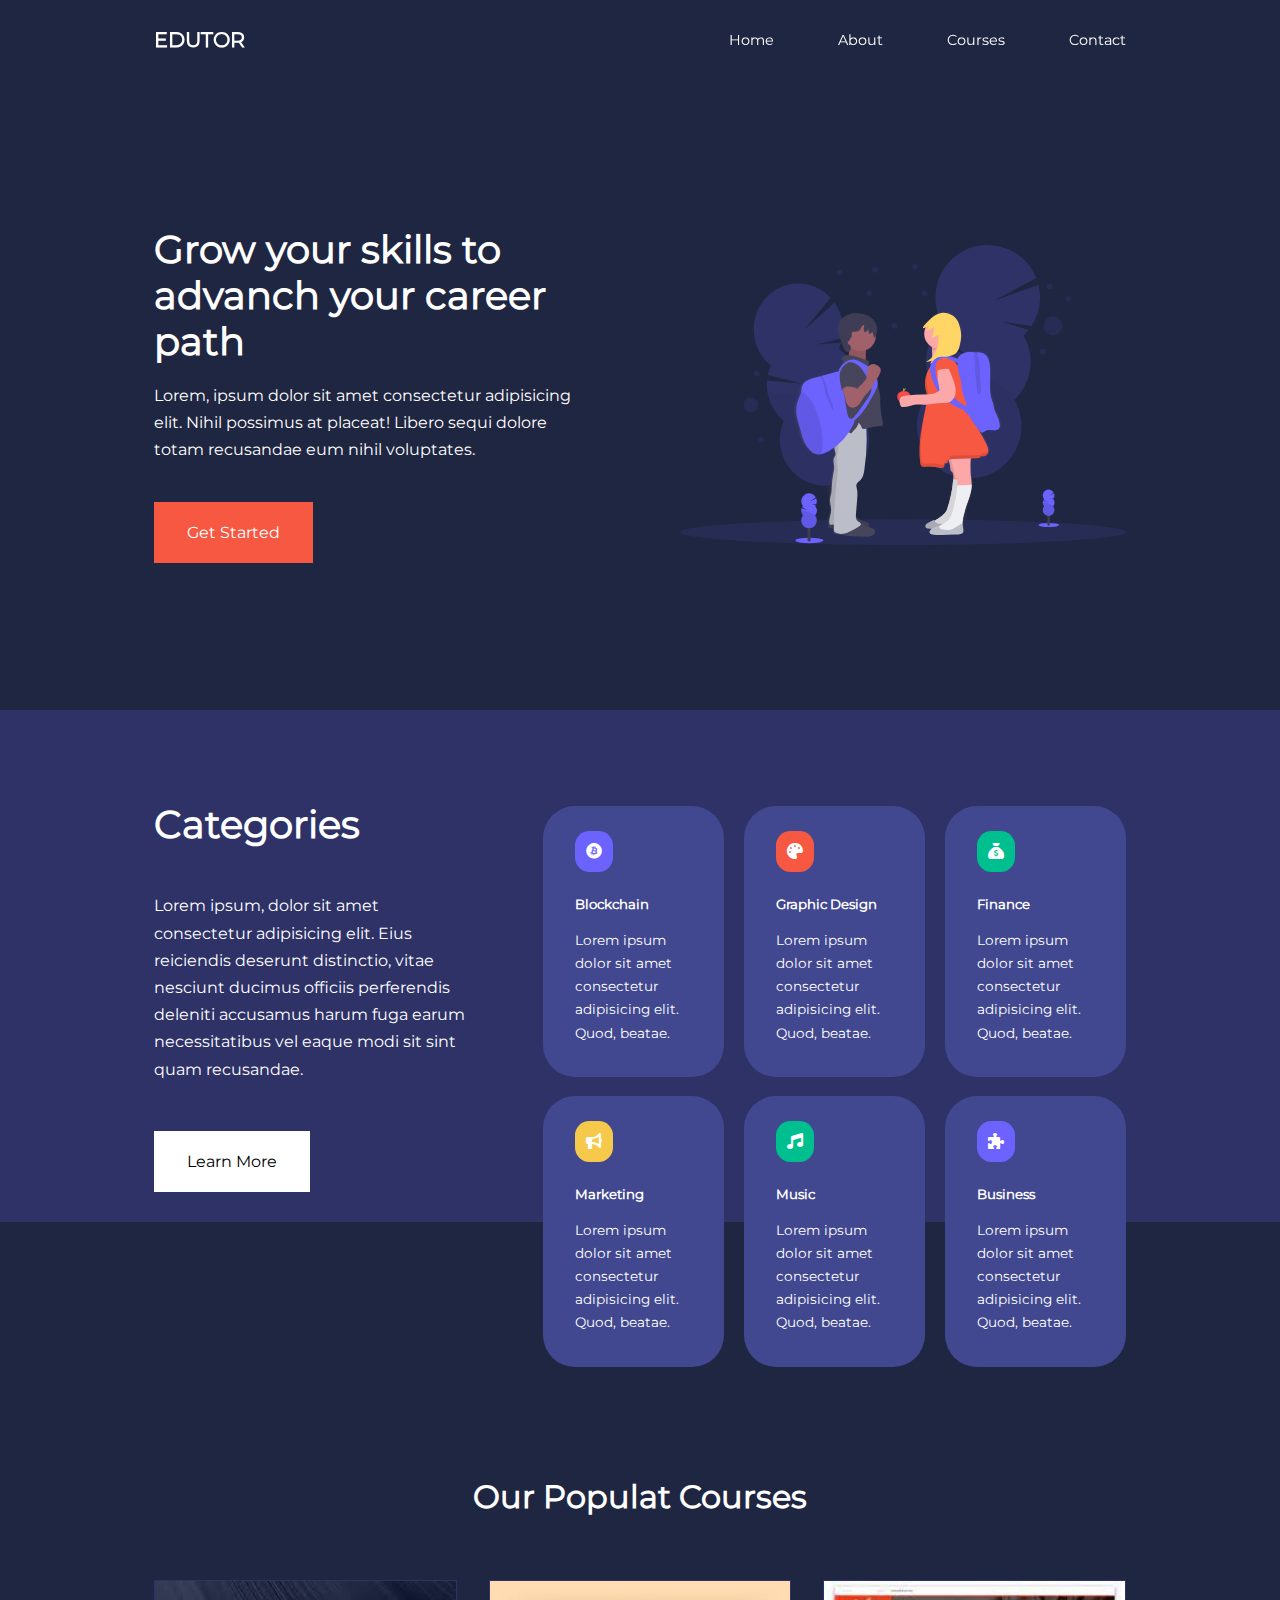
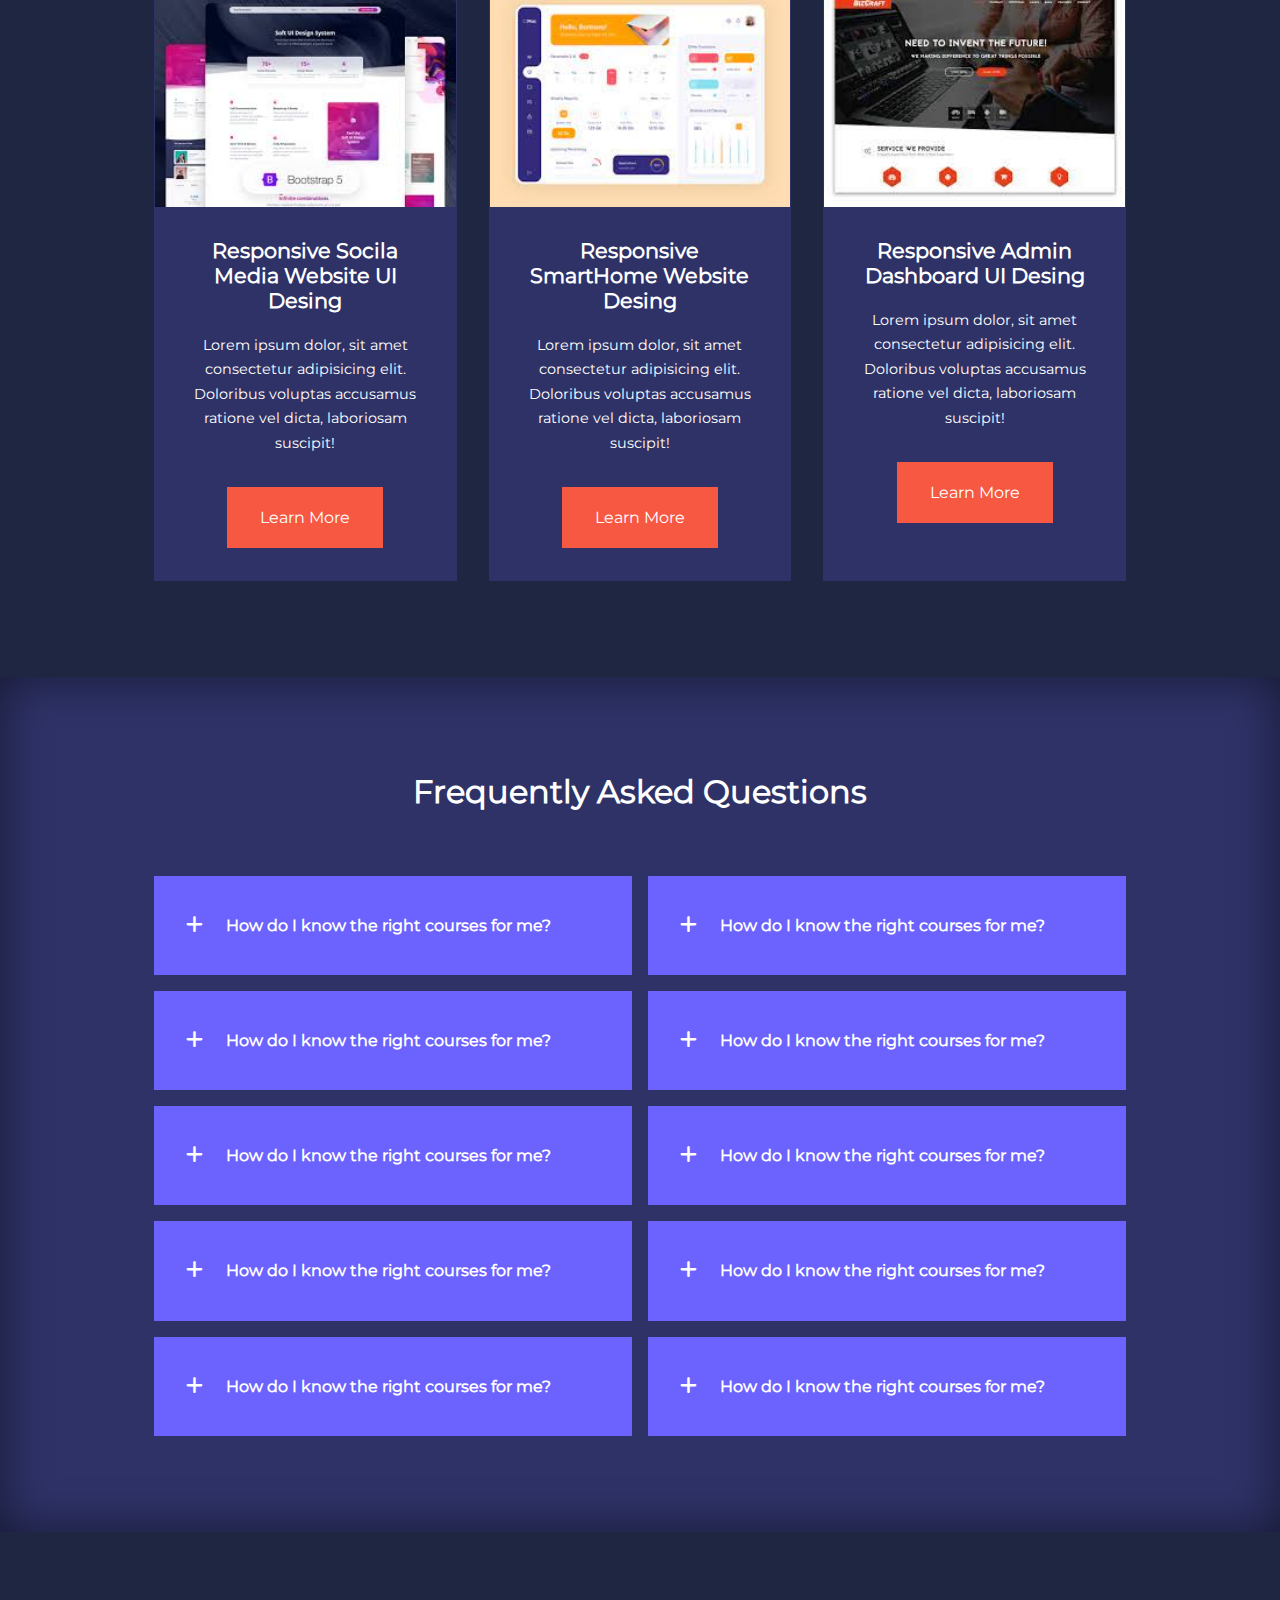
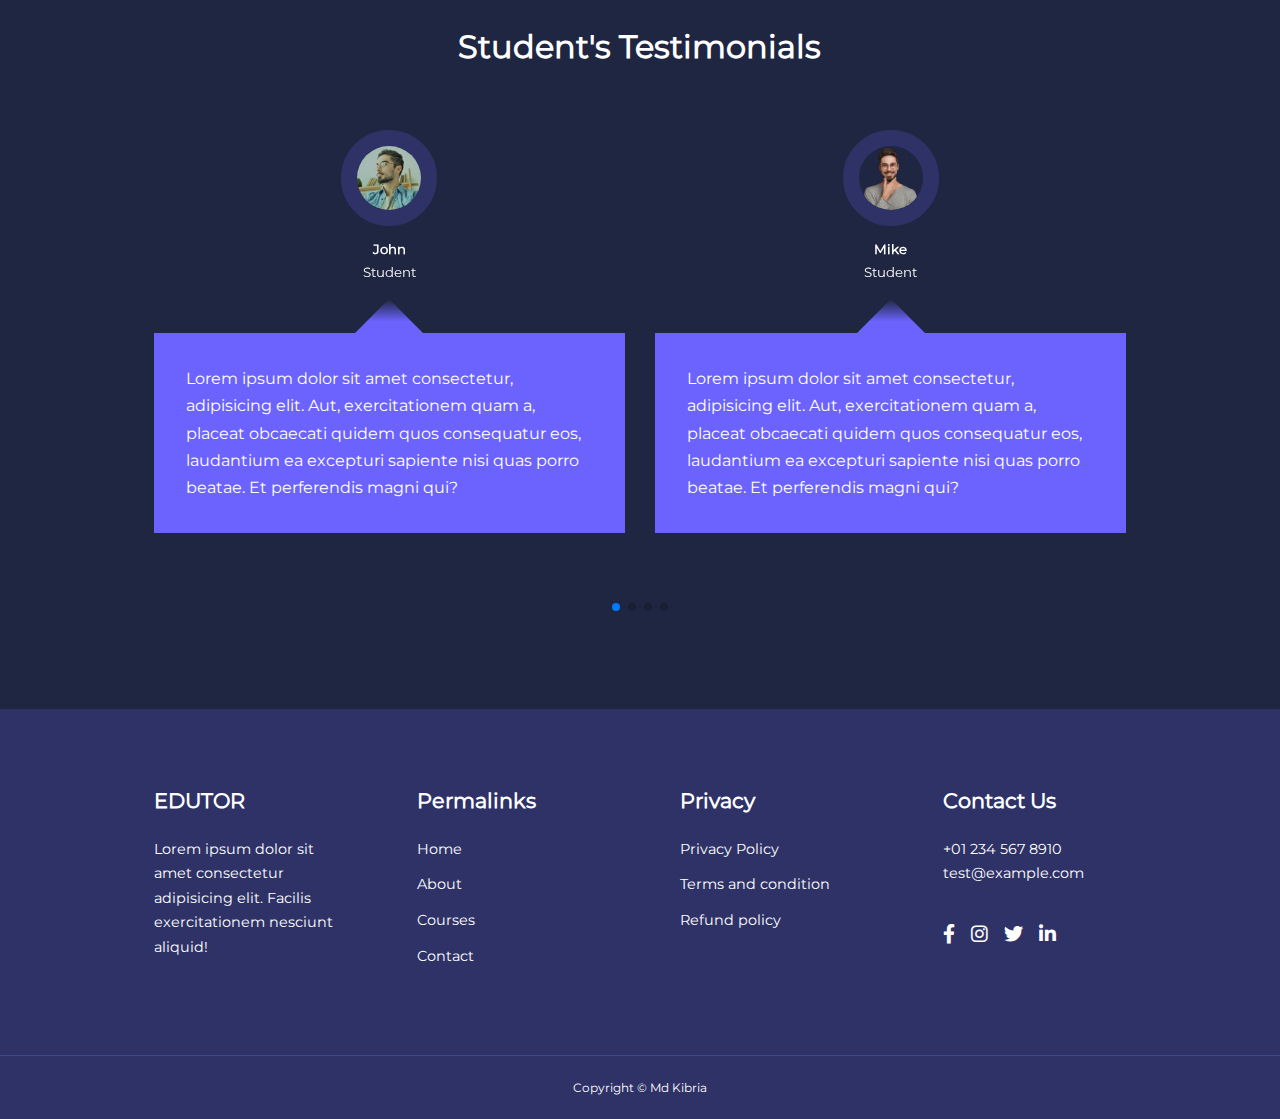
<file: index.html>
<!DOCTYPE html>
<html lang="en">
<head>
    <meta charset="UTF-8">
    <meta http-equiv="X-UA-Compatible" content="IE=edge">
    <meta name="viewport" content="width=device-width, initial-scale=1.0">
    <title>Responsive Multipage Education Website Using HTML, CSS & JavaSceipt</title>

    <link rel="stylesheet" href="./css/style.css">
    <link rel="stylesheet" href="./css/all.min.css">
    <link rel="stylesheet" href="./css/swiper-bundle.min.css">
</head>
<body>

    <!-- ================== NAVBAR ================== -->

    <nav>
        <div class="container nav__container">
            <a href="index.html"><h4>EDUTOR</h4></a>
            <ul class="nav__menu">
                <li><a href="index.html">Home</a></li>
                <li><a href="about.html">About</a></li>
                <li><a href="courses.html">Courses</a></li>
                <li><a href="contact.html">Contact</a></li>
            </ul>
            <button id="open-menu-btn"><i class="fa-solid fa-bars"></i></button>
            <button id="close-menu-btn"><i class="fa-solid fa-close"></i></button>
        </div>
    </nav>
    <!-- ================== END OF NAVBAR ================== -->
    
    
    <!-- ================== HEADER ================== -->
    <header>
        <div class="container header__container">
            <div class="header__left">
                <h1>Grow your skills to advanch your career path</h1>
                <p>
                    Lorem, ipsum dolor sit amet consectetur adipisicing elit. Nihil possimus at placeat! Libero sequi dolore totam recusandae eum nihil voluptates.
                </p>
                <a href="courses.html" class="btn btn-primary">Get Started</a>
            </div>
            <div class="header__right">
                <div class="header__right-image">
                    <img src="./images/header.svg" alt="">
                </div>
            </div>
        </div>
    </header>

    <!-- ================== END OF HEADER ================== -->
    <!-- ================== CATEGORY ================== -->
    <section class="categories">
        <div class="container categories__container">
            <div class="categories__left">
                <h1>Categories</h1>
                <p>
                    Lorem ipsum, dolor sit amet consectetur adipisicing elit. Eius reiciendis deserunt distinctio, vitae nesciunt ducimus officiis perferendis deleniti accusamus harum fuga earum necessitatibus vel eaque modi sit sint quam recusandae.
                </p>
                <a href="#" class="btn">Learn More</a>
            </div>
            <div class="categories__right">
                <article class="category">
                    <span class="category__icon"><i class="fa-brands fa-bitcoin"></i></span>
                    <h5>Blockchain</h5>
                    <p>Lorem ipsum dolor sit amet consectetur adipisicing elit. Quod, beatae.</p>
                </article>
                
                <article class="category">
                    <span class="category__icon"><i class="fa-solid fa-palette"></i></span>
                    <h5>Graphic Design</h5>
                    <p>Lorem ipsum dolor sit amet consectetur adipisicing elit. Quod, beatae.</p>
                </article>
                
                <article class="category">
                    <span class="category__icon"><i class="fa-solid fa-sack-dollar"></i></span>
                    <h5>Finance</h5>
                    <p>Lorem ipsum dolor sit amet consectetur adipisicing elit. Quod, beatae.</p>
                </article>
                
                <article class="category">
                    <span class="category__icon"><i class="fa-solid fa-bullhorn"></i></span>
                    <h5>Marketing</h5>
                    <p>Lorem ipsum dolor sit amet consectetur adipisicing elit. Quod, beatae.</p>
                </article>
                
                <article class="category">
                    <span class="category__icon"><i class="fa-solid fa-music"></i></span>
                    <h5>Music</h5>
                    <p>Lorem ipsum dolor sit amet consectetur adipisicing elit. Quod, beatae.</p>
                </article>
                
                <article class="category">
                    <span class="category__icon"><i class="fa-solid fa-puzzle-piece"></i></span>
                    <h5>Business</h5>
                    <p>Lorem ipsum dolor sit amet consectetur adipisicing elit. Quod, beatae.</p>
                </article>
                
            </div>
        </div>
    </section>
    <!-- ================== END OF CATEGORY ================== -->


    <!-- ================== COURSES ================== -->
    <section class="courses">
        <h2>Our Populat Courses</h2>
        <div class="container courses__container">
            <article class="course">
                <div class="course__image">
                    <img src="./images/ss1.jpg" alt="">
                </div>
                <div class="course__info">
                    <h4>Responsive Socila Media Website UI Desing</h4>
                    <p>
                        Lorem ipsum dolor, sit amet consectetur adipisicing elit. Doloribus voluptas accusamus ratione vel dicta, laboriosam suscipit!
                    </p>
                    <a href="courses.html" class="btn btn-primary">Learn More</a>
                </div>
            </article>
            
            <article class="course">
                <div class="course__image">
                    <img src="./images/ss2.jpg" alt="">
                </div>
                <div class="course__info">
                    <h4>Responsive SmartHome Website Desing</h4>
                    <p>
                        Lorem ipsum dolor, sit amet consectetur adipisicing elit. Doloribus voluptas accusamus ratione vel dicta, laboriosam suscipit!
                    </p>
                    <a href="courses.html" class="btn btn-primary">Learn More</a>
                </div>
            </article>
            
            <article class="course">
                <div class="course__image">
                    <img src="./images/ss3.jpg" alt="">
                </div>
                <div class="course__info">
                    <h4>Responsive Admin Dashboard UI Desing</h4>
                    <p>
                        Lorem ipsum dolor, sit amet consectetur adipisicing elit. Doloribus voluptas accusamus ratione vel dicta, laboriosam suscipit!
                    </p>
                    <a href="courses.html" class="btn btn-primary">Learn More</a>
                </div>
            </article>

        </div>
    </section>
    <!-- ================== END OF COURSES ================== -->
    
    <!-- ================== FAQs ================== -->
    <section class="faqs">
        <h2>Frequently Asked Questions</h2>
        <div class="container faqs__container">
            <article class="faq">
                <div class="faq__icon">
                    <i class="fa-solid fa-plus"></i>
                </div>
                <div class="question__answer">
                    <h4>How do I know the right courses for me?</h4>
                    <p>
                        Lorem ipsum dolor sit amet consectetur adipisicing elit. Neque, rem ipsa tempore eum expedita qui quia. Vel temporibus, voluptate, quos praesentium, est tempore magni distinctio suscipit quisquam iusto itaque nemo?
                    </p>
                </div>
            </article>
            
            <article class="faq">
                <div class="faq__icon">
                    <i class="fa-solid fa-plus"></i>
                </div>
                <div class="question__answer">
                    <h4>How do I know the right courses for me?</h4>
                    <p>
                        Lorem ipsum dolor sit amet consectetur adipisicing elit. Neque, rem ipsa tempore eum expedita qui quia. Vel temporibus, voluptate, quos praesentium, est tempore magni distinctio suscipit quisquam iusto itaque nemo?
                    </p>
                </div>
            </article>

            <article class="faq">
                <div class="faq__icon">
                    <i class="fa-solid fa-plus"></i>
                </div>
                <div class="question__answer">
                    <h4>How do I know the right courses for me?</h4>
                    <p>
                        Lorem ipsum dolor sit amet consectetur adipisicing elit. Neque, rem ipsa tempore eum expedita qui quia. Vel temporibus, voluptate, quos praesentium, est tempore magni distinctio suscipit quisquam iusto itaque nemo?
                    </p>
                </div>
            </article>

            <article class="faq">
                <div class="faq__icon">
                    <i class="fa-solid fa-plus"></i>
                </div>
                <div class="question__answer">
                    <h4>How do I know the right courses for me?</h4>
                    <p>
                        Lorem ipsum dolor sit amet consectetur adipisicing elit. Neque, rem ipsa tempore eum expedita qui quia. Vel temporibus, voluptate, quos praesentium, est tempore magni distinctio suscipit quisquam iusto itaque nemo?
                    </p>
                </div>
            </article>

            <article class="faq">
                <div class="faq__icon">
                    <i class="fa-solid fa-plus"></i>
                </div>
                <div class="question__answer">
                    <h4>How do I know the right courses for me?</h4>
                    <p>
                        Lorem ipsum dolor sit amet consectetur adipisicing elit. Neque, rem ipsa tempore eum expedita qui quia. Vel temporibus, voluptate, quos praesentium, est tempore magni distinctio suscipit quisquam iusto itaque nemo?
                    </p>
                </div>
            </article>

            <article class="faq">
                <div class="faq__icon">
                    <i class="fa-solid fa-plus"></i>
                </div>
                <div class="question__answer">
                    <h4>How do I know the right courses for me?</h4>
                    <p>
                        Lorem ipsum dolor sit amet consectetur adipisicing elit. Neque, rem ipsa tempore eum expedita qui quia. Vel temporibus, voluptate, quos praesentium, est tempore magni distinctio suscipit quisquam iusto itaque nemo?
                    </p>
                </div>
            </article>

            <article class="faq">
                <div class="faq__icon">
                    <i class="fa-solid fa-plus"></i>
                </div>
                <div class="question__answer">
                    <h4>How do I know the right courses for me?</h4>
                    <p>
                        Lorem ipsum dolor sit amet consectetur adipisicing elit. Neque, rem ipsa tempore eum expedita qui quia. Vel temporibus, voluptate, quos praesentium, est tempore magni distinctio suscipit quisquam iusto itaque nemo?
                    </p>
                </div>
            </article>

            <article class="faq">
                <div class="faq__icon">
                    <i class="fa-solid fa-plus"></i>
                </div>
                <div class="question__answer">
                    <h4>How do I know the right courses for me?</h4>
                    <p>
                        Lorem ipsum dolor sit amet consectetur adipisicing elit. Neque, rem ipsa tempore eum expedita qui quia. Vel temporibus, voluptate, quos praesentium, est tempore magni distinctio suscipit quisquam iusto itaque nemo?
                    </p>
                </div>
            </article>

            <article class="faq">
                <div class="faq__icon">
                    <i class="fa-solid fa-plus"></i>
                </div>
                <div class="question__answer">
                    <h4>How do I know the right courses for me?</h4>
                    <p>
                        Lorem ipsum dolor sit amet consectetur adipisicing elit. Neque, rem ipsa tempore eum expedita qui quia. Vel temporibus, voluptate, quos praesentium, est tempore magni distinctio suscipit quisquam iusto itaque nemo?
                    </p>
                </div>
            </article>
            
            <article class="faq">
                <div class="faq__icon">
                    <i class="fa-solid fa-plus"></i>
                </div>
                <div class="question__answer">
                    <h4>How do I know the right courses for me?</h4>
                    <p>
                        Lorem ipsum dolor sit amet consectetur adipisicing elit. Neque, rem ipsa tempore eum expedita qui quia. Vel temporibus, voluptate, quos praesentium, est tempore magni distinctio suscipit quisquam iusto itaque nemo?
                    </p>
                </div>
            </article>

        </div>
    </section>
    <!-- ================== END OF FAQs ================== -->
    
    <!-- ================== TESTIMONIALS ================== -->
    <section class="container testimonials__container mySwiper">
        <h2>Student's Testimonials</h2>
        <div class="swiper-wrapper">
            <article class="testimonial swiper-slide">
                <div class="avatar">
                    <img src="./images/face-1.jpg" alt="">
                </div>
                <div class="testimonial__info">
                    <h5>John</h5>
                    <small>Student</small>
                </div>
                <div class="testimonial__body">
                    <p>
                        Lorem ipsum dolor sit amet consectetur, adipisicing elit. Aut, exercitationem quam a, placeat obcaecati quidem quos consequatur eos, laudantium ea excepturi sapiente nisi quas porro beatae. Et perferendis magni qui?
                    </p>
                </div>
            </article>
            
            <article class="testimonial swiper-slide">
                <div class="avatar">
                    <img src="./images/face-2.jpg" alt="">
                </div>
                <div class="testimonial__info">
                    <h5>Mike</h5>
                    <small>Student</small>
                </div>
                <div class="testimonial__body">
                    <p>
                        Lorem ipsum dolor sit amet consectetur, adipisicing elit. Aut, exercitationem quam a, placeat obcaecati quidem quos consequatur eos, laudantium ea excepturi sapiente nisi quas porro beatae. Et perferendis magni qui?
                    </p>
                </div>
            </article>

            <article class="testimonial swiper-slide">
                <div class="avatar">
                    <img src="./images/face-3.jpg" alt="">
                </div>
                <div class="testimonial__info">
                    <h5>Mack</h5>
                    <small>Student</small>
                </div>
                <div class="testimonial__body">
                    <p>
                        Lorem ipsum dolor sit amet consectetur, adipisicing elit. Aut, exercitationem quam a, placeat obcaecati quidem quos consequatur eos, laudantium ea excepturi sapiente nisi quas porro beatae. Et perferendis magni qui?
                    </p>
                </div>
            </article>

            <article class="testimonial swiper-slide">
                <div class="avatar">
                    <img src="./images/face-4.jpg" alt="">
                </div>
                <div class="testimonial__info">
                    <h5>Joe</h5>
                    <small>Student</small>
                </div>
                <div class="testimonial__body">
                    <p>
                        Lorem ipsum dolor sit amet consectetur, adipisicing elit. Aut, exercitationem quam a, placeat obcaecati quidem quos consequatur eos, laudantium ea excepturi sapiente nisi quas porro beatae. Et perferendis magni qui?
                    </p>
                </div>
            </article>
            
            <article class="testimonial swiper-slide">
                <div class="avatar">
                    <img src="./images/face-1.jpg" alt="">
                </div>
                <div class="testimonial__info">
                    <h5>John Doe</h5>
                    <small>Student</small>
                </div>
                <div class="testimonial__body">
                    <p>
                        Lorem ipsum dolor sit amet consectetur, adipisicing elit. Aut, exercitationem quam a, placeat obcaecati quidem quos consequatur eos, laudantium ea excepturi sapiente nisi quas porro beatae. Et perferendis magni qui?
                    </p>
                </div>
            </article>
        </div>
        <div class="swiper-pagination"></div>
    </section>
    <!-- ================== END OF TESTIMONIALS ================== -->

    <!-- ================== FOOTER ================== -->
    <footer>
        <div class="container footer__container">
            <div class="footer__1">
                <a href="index.html" class="footer__logo"><h4>EDUTOR</h4></a>
                <p>
                    Lorem ipsum dolor sit amet consectetur adipisicing elit. Facilis exercitationem nesciunt aliquid!
                </p>
            </div>

            <div class="footer__2">
                <h4>Permalinks</h4>
                <ul class="permalinks">
                    <li><a href="index.html">Home</a></li>
                    <li><a href="about.html">About</a></li>
                    <li><a href="courses.html">Courses</a></li>
                    <li><a href="contact.html">Contact</a></li>
                </ul>
            </div>
            
            <div class="footer__3">
                <h4>Privacy</h4>
                <ul class="privacy">
                    <li><a href="#">Privacy Policy</a></li>
                    <li><a href="#">Terms and condition</a></li>
                    <li><a href="#">Refund policy</a></li>
                </ul>
            </div>

            <div class="footer__4">
                <h4>Contact Us</h4>
                <div>
                    <p>+01 234 567 8910</p>
                    <p>test@example.com</p>
                </div>

                <ul class="footer__socials">
                    <li>
                        <a href="#"><i class="fa-brands fa-facebook-f"></i></a>
                    </li>
                    <li>
                        <a href="#"><i class="fa-brands fa-instagram"></i></a>
                    </li>
                    <li>
                        <a href="#"><i class="fa-brands fa-twitter"></i></a>
                    </li>
                    <li>
                        <a href="#"><i class="fa-brands fa-linkedin-in"></i></a>
                    </li>
                </ul>
            </div>

        </div>
        <div class="footer__copyright">
            <small>Copyright &copy; Md Kibria</small>
        </div>
    </footer>
    <!-- ================== END OF FOOTER ================== -->
    

    <script src="./js/swiper-bundle.min.js"></script>
    <script src="./main.js"></script>

    <script>
        var swiper = new Swiper(".mySwiper", {
            slidesPerView: 1,
            spaceBetween: 30,
            pagination: {
                el: ".swiper-pagination",
                clickable: true
            },
            // whene window width is >= 600px
            breakpoints: {
                600: {
                    slidesPerView: 2,
                }
            }
        })
    </script>
</body>
</html>
</file>
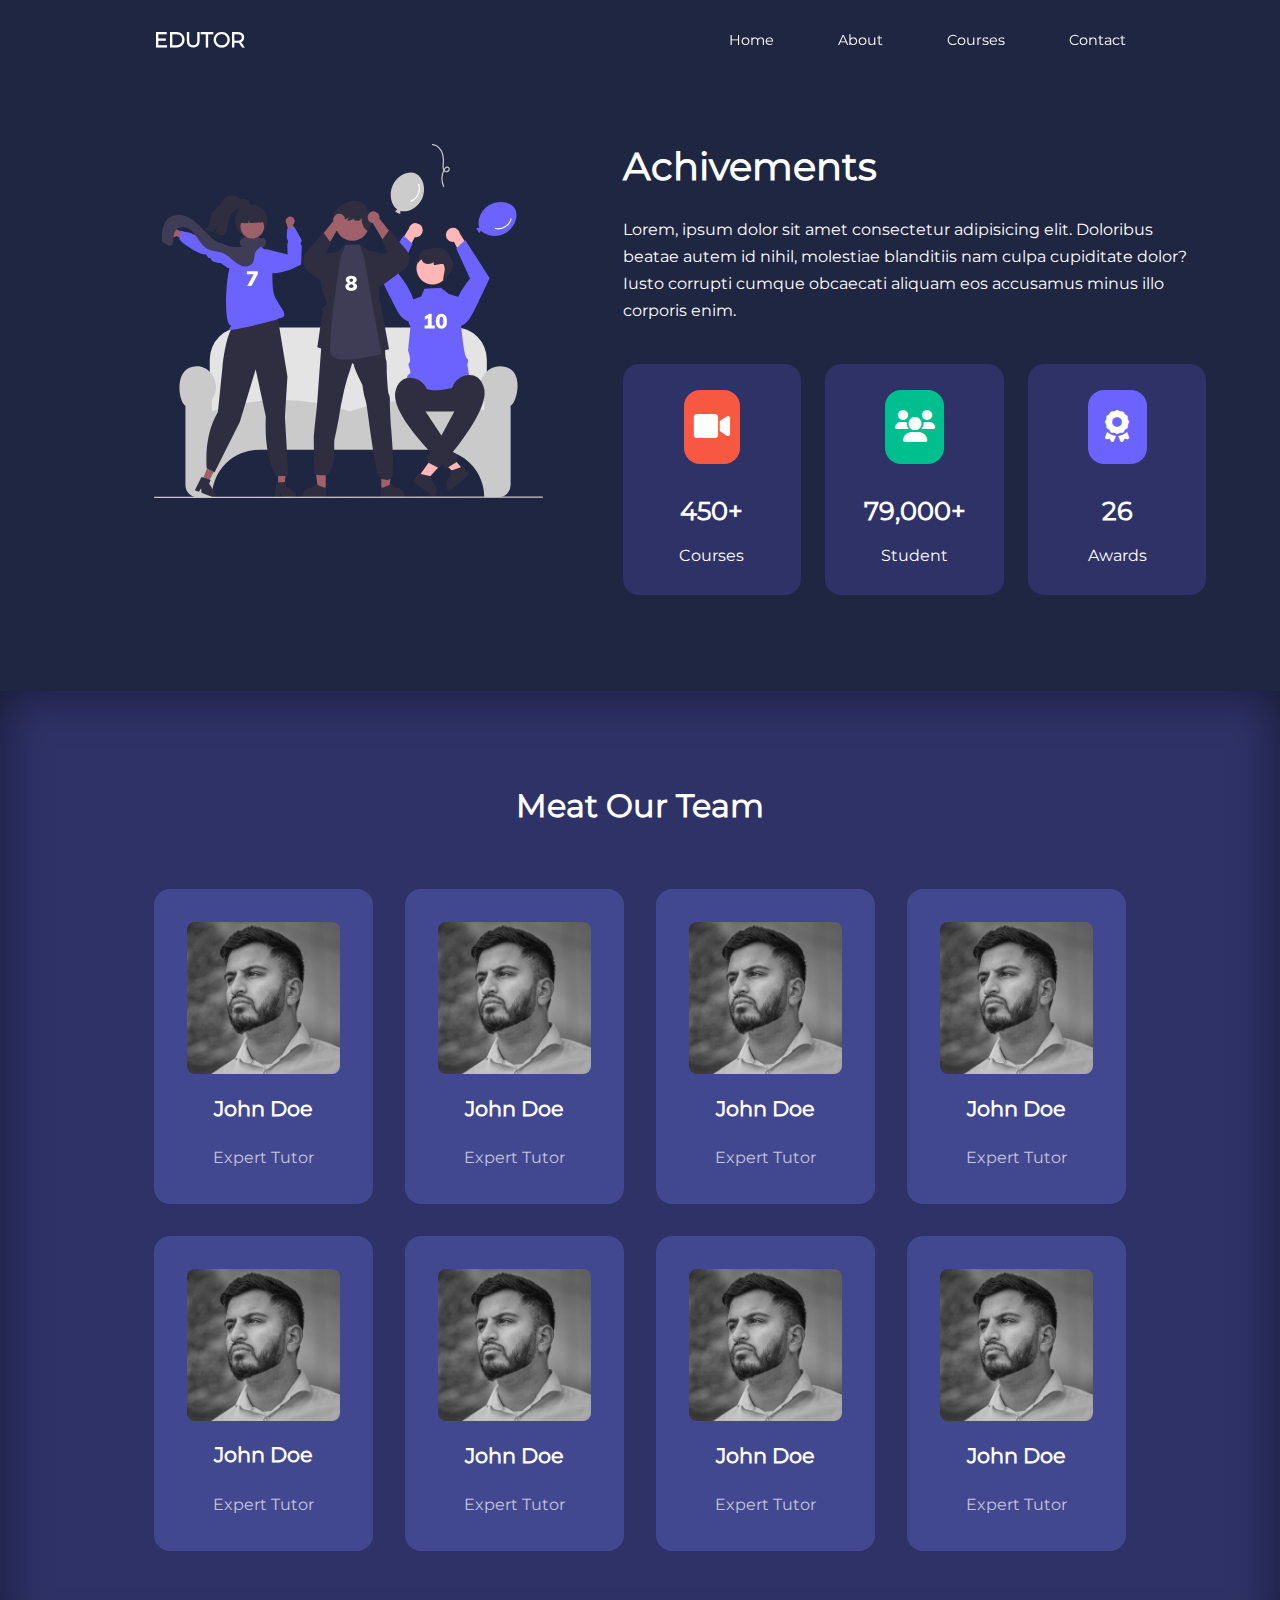
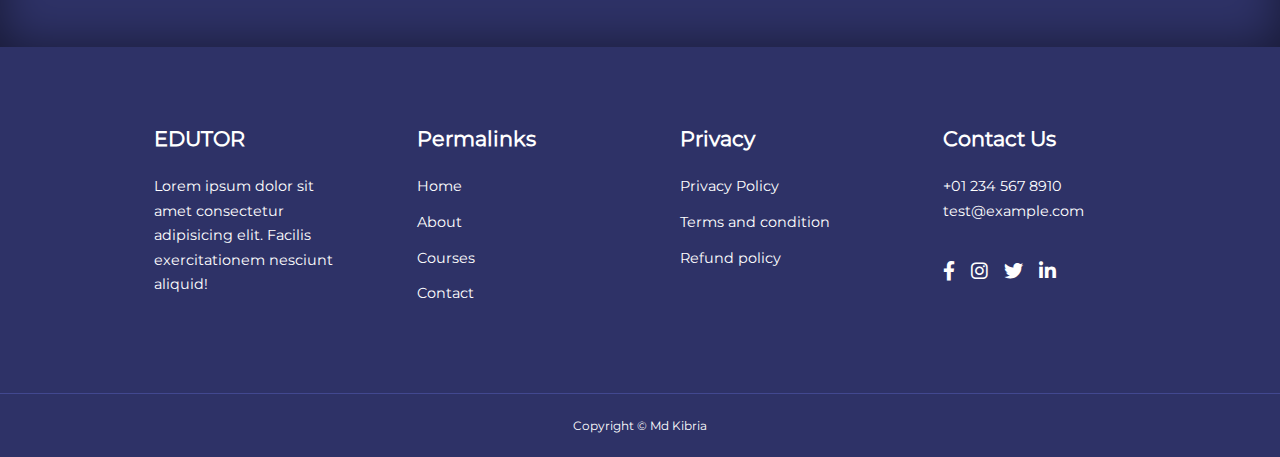
<file: about.html>
<!DOCTYPE html>
<html lang="en">
<head>
    <meta charset="UTF-8">
    <meta http-equiv="X-UA-Compatible" content="IE=edge">
    <meta name="viewport" content="width=device-width, initial-scale=1.0">
    <title>Responsive Multipage Education Website Using HTML, CSS & JavaSceipt</title>

    <link rel="stylesheet" href="./css/style.css">
    <link rel="stylesheet" href="./css/about.css">
    <link rel="stylesheet" href="./css/all.min.css">
</head>
<body>

    <!-- ================== NAVBAR ================== -->

    <nav>
        <div class="container nav__container">
            <a href="index.html"><h4>EDUTOR</h4></a>
            <ul class="nav__menu">
                <li><a href="index.html">Home</a></li>
                <li><a href="about.html">About</a></li>
                <li><a href="courses.html">Courses</a></li>
                <li><a href="contact.html">Contact</a></li>
            </ul>
            <button id="open-menu-btn"><i class="fa-solid fa-bars"></i></button>
            <button id="close-menu-btn"><i class="fa-solid fa-close"></i></button>
        </div>
    </nav>
    <!-- ================== END OF NAVBAR ================== -->
    
    <!-- ================== ACHIVEMENT ================== -->
    <section class="about__achivements">
        <div class="container about__achivements-container">
            <div class="about__achivements-left">
                <img src="./images/achivement.svg" alt="">
            </div>
            <div class="about__achivements-right">
                <h1>Achivements</h1>
                <p>
                    Lorem, ipsum dolor sit amet consectetur adipisicing elit. Doloribus beatae autem id nihil, molestiae blanditiis nam culpa cupiditate dolor? Iusto corrupti cumque obcaecati aliquam eos accusamus minus illo corporis enim.
                </p>

                <div class="achivements__cards">
                    <article class="achivement__card">
                        <span class="achivement__icon">
                            <i class="fa-solid fa-video"></i>
                        </span>
                        <h3>450+</h3> 
                        <p>Courses</p>
                    </article>
                    
                    <article class="achivement__card">
                        <span class="achivement__icon">
                            <i class="fa-solid fa-users"></i>
                        </span>
                        <h3>79,000+</h3> 
                        <p>Student</p>
                    </article>
                    
                    <article class="achivement__card">
                        <span class="achivement__icon">
                            &nbsp;<i class="fa-solid fa-award"></i>&nbsp;
                        </span>
                        <h3>26</h3> 
                        <p>Awards</p>
                    </article>
                    
                </div>
            </div>
        </div>
    </section>
    <!-- ================== END OF ACHIVEMENT ================== -->
    
    <!-- ================== TEAM ================== -->
    <section class="team">
        <h2>Meat Our Team</h2>
        <div class="container team__container">
            <article class="team__member">
                <div class="team__member-image">
                    <img src="./images/face-3.jpg" alt="">
                </div>
                <div class="team__member-info">
                    <h4>John Doe</h4>
                    <p>Expert Tutor</p>
                </div>

                <div class="team__member-socials">
                    <a href="http://github.com/me-kibria" target="_blank">
                        <i class="fa-brands fa-instagram"></i>
                    </a>
                    <a href="http://github.com/me-kibria" target="_blank">
                        <i class="fa-brands fa-twitter"></i>
                    </a>
                    <a href="http://github.com/me-kibria" target="_blank">
                        <i class="fa-brands fa-linkedin-in"></i>
                    </a>
                </div>
            </article>
            
            <article class="team__member">
                <div class="team__member-image">
                    <img src="./images/face-3.jpg" alt="">
                </div>
                <div class="team__member-info">
                    <h4>John Doe</h4>
                    <p>Expert Tutor</p>
                </div>

                <div class="team__member-socials">
                    <a href="http://github.com/me-kibria" target="_blank">
                        <i class="fa-brands fa-instagram"></i>
                    </a>
                    <a href="http://github.com/me-kibria" target="_blank">
                        <i class="fa-brands fa-twitter"></i>
                    </a>
                    <a href="http://github.com/me-kibria" target="_blank">
                        <i class="fa-brands fa-linkedin-in"></i>
                    </a>
                </div>
            </article>
            
            <article class="team__member">
                <div class="team__member-image">
                    <img src="./images/face-3.jpg" alt="">
                </div>
                <div class="team__member-info">
                    <h4>John Doe</h4>
                    <p>Expert Tutor</p>
                </div>

                <div class="team__member-socials">
                    <a href="http://github.com/me-kibria" target="_blank">
                        <i class="fa-brands fa-instagram"></i>
                    </a>
                    <a href="http://github.com/me-kibria" target="_blank">
                        <i class="fa-brands fa-twitter"></i>
                    </a>
                    <a href="http://github.com/me-kibria" target="_blank">
                        <i class="fa-brands fa-linkedin-in"></i>
                    </a>
                </div>
            </article>
            
            <article class="team__member">
                <div class="team__member-image">
                    <img src="./images/face-3.jpg" alt="">
                </div>
                <div class="team__member-info">
                    <h4>John Doe</h4>
                    <p>Expert Tutor</p>
                </div>

                <div class="team__member-socials">
                    <a href="http://github.com/me-kibria" target="_blank">
                        <i class="fa-brands fa-instagram"></i>
                    </a>
                    <a href="http://github.com/me-kibria" target="_blank">
                        <i class="fa-brands fa-twitter"></i>
                    </a>
                    <a href="http://github.com/me-kibria" target="_blank">
                        <i class="fa-brands fa-linkedin-in"></i>
                    </a>
                </div>
            </article>
            
            <article class="team__member">
                <div class="team__member-image">
                    <img src="./images/face-3.jpg" alt="">
                </div>
                <div class="team__member-info">
                    <h4>John Doe</h4>
                    <p>Expert Tutor</p>
                </div>

                <div class="team__member-socials">
                    <a href="http://github.com/me-kibria" target="_blank">
                        <i class="fa-brands fa-instagram"></i>
                    </a>
                    <a href="http://github.com/me-kibria" target="_blank">
                        <i class="fa-brands fa-twitter"></i>
                    </a>
                    <a href="http://github.com/me-kibria" target="_blank">
                        <i class="fa-brands fa-linkedin-in"></i>
                    </a>
                </div>
            </article>
            
            <article class="team__member">
                <div class="team__member-image">
                    <img src="./images/face-3.jpg" alt="">
                </div>
                <div class="team__member-info">
                    <h4>John Doe</h4>
                    <p>Expert Tutor</p>
                </div>

                <div class="team__member-socials">
                    <a href="http://github.com/me-kibria" target="_blank">
                        <i class="fa-brands fa-instagram"></i>
                    </a>
                    <a href="http://github.com/me-kibria" target="_blank">
                        <i class="fa-brands fa-twitter"></i>
                    </a>
                    <a href="http://github.com/me-kibria" target="_blank">
                        <i class="fa-brands fa-linkedin-in"></i>
                    </a>
                </div>
            </article>
            
            <article class="team__member">
                <div class="team__member-image">
                    <img src="./images/face-3.jpg" alt="">
                </div>
                <div class="team__member-info">
                    <h4>John Doe</h4>
                    <p>Expert Tutor</p>
                </div>

                <div class="team__member-socials">
                    <a href="http://github.com/me-kibria" target="_blank">
                        <i class="fa-brands fa-instagram"></i>
                    </a>
                    <a href="http://github.com/me-kibria" target="_blank">
                        <i class="fa-brands fa-twitter"></i>
                    </a>
                    <a href="http://github.com/me-kibria" target="_blank">
                        <i class="fa-brands fa-linkedin-in"></i>
                    </a>
                </div>
            </article>
            
            <article class="team__member">
                <div class="team__member-image">
                    <img src="./images/face-3.jpg" alt="">
                </div>
                <div class="team__member-info">
                    <h4>John Doe</h4>
                    <p>Expert Tutor</p>
                </div>

                <div class="team__member-socials">
                    <a href="http://github.com/me-kibria" target="_blank">
                        <i class="fa-brands fa-instagram"></i>
                    </a>
                    <a href="http://github.com/me-kibria" target="_blank">
                        <i class="fa-brands fa-twitter"></i>
                    </a>
                    <a href="http://github.com/me-kibria" target="_blank">
                        <i class="fa-brands fa-linkedin-in"></i>
                    </a>
                </div>
            </article>
            
        </div>
    </section>
    <!-- ================== END OF TEAM ================== -->
    
    <!-- ================== FOOTER ================== -->
    <footer>
        <div class="container footer__container">
            <div class="footer__1">
                <a href="index.html" class="footer__logo"><h4>EDUTOR</h4></a>
                <p>
                    Lorem ipsum dolor sit amet consectetur adipisicing elit. Facilis exercitationem nesciunt aliquid!
                </p>
            </div>

            <div class="footer__2">
                <h4>Permalinks</h4>
                <ul class="permalinks">
                    <li><a href="index.html">Home</a></li>
                    <li><a href="about.html">About</a></li>
                    <li><a href="courses.html">Courses</a></li>
                    <li><a href="contact.html">Contact</a></li>
                </ul>
            </div>
            
            <div class="footer__3">
                <h4>Privacy</h4>
                <ul class="privacy">
                    <li><a href="#">Privacy Policy</a></li>
                    <li><a href="#">Terms and condition</a></li>
                    <li><a href="#">Refund policy</a></li>
                </ul>
            </div>

            <div class="footer__4">
                <h4>Contact Us</h4>
                <div>
                    <p>+01 234 567 8910</p>
                    <p>test@example.com</p>
                </div>

                <ul class="footer__socials">
                    <li>
                        <a href="#"><i class="fa-brands fa-facebook-f"></i></a>
                    </li>
                    <li>
                        <a href="#"><i class="fa-brands fa-instagram"></i></a>
                    </li>
                    <li>
                        <a href="#"><i class="fa-brands fa-twitter"></i></a>
                    </li>
                    <li>
                        <a href="#"><i class="fa-brands fa-linkedin-in"></i></a>
                    </li>
                </ul>
            </div>

        </div>
        <div class="footer__copyright">
            <small>Copyright &copy; Md Kibria</small>
        </div>
    </footer>
    <!-- ================== END OF FOOTER ================== -->
    
    <script src="./main.js"></script>
</body>
</html>
</file>
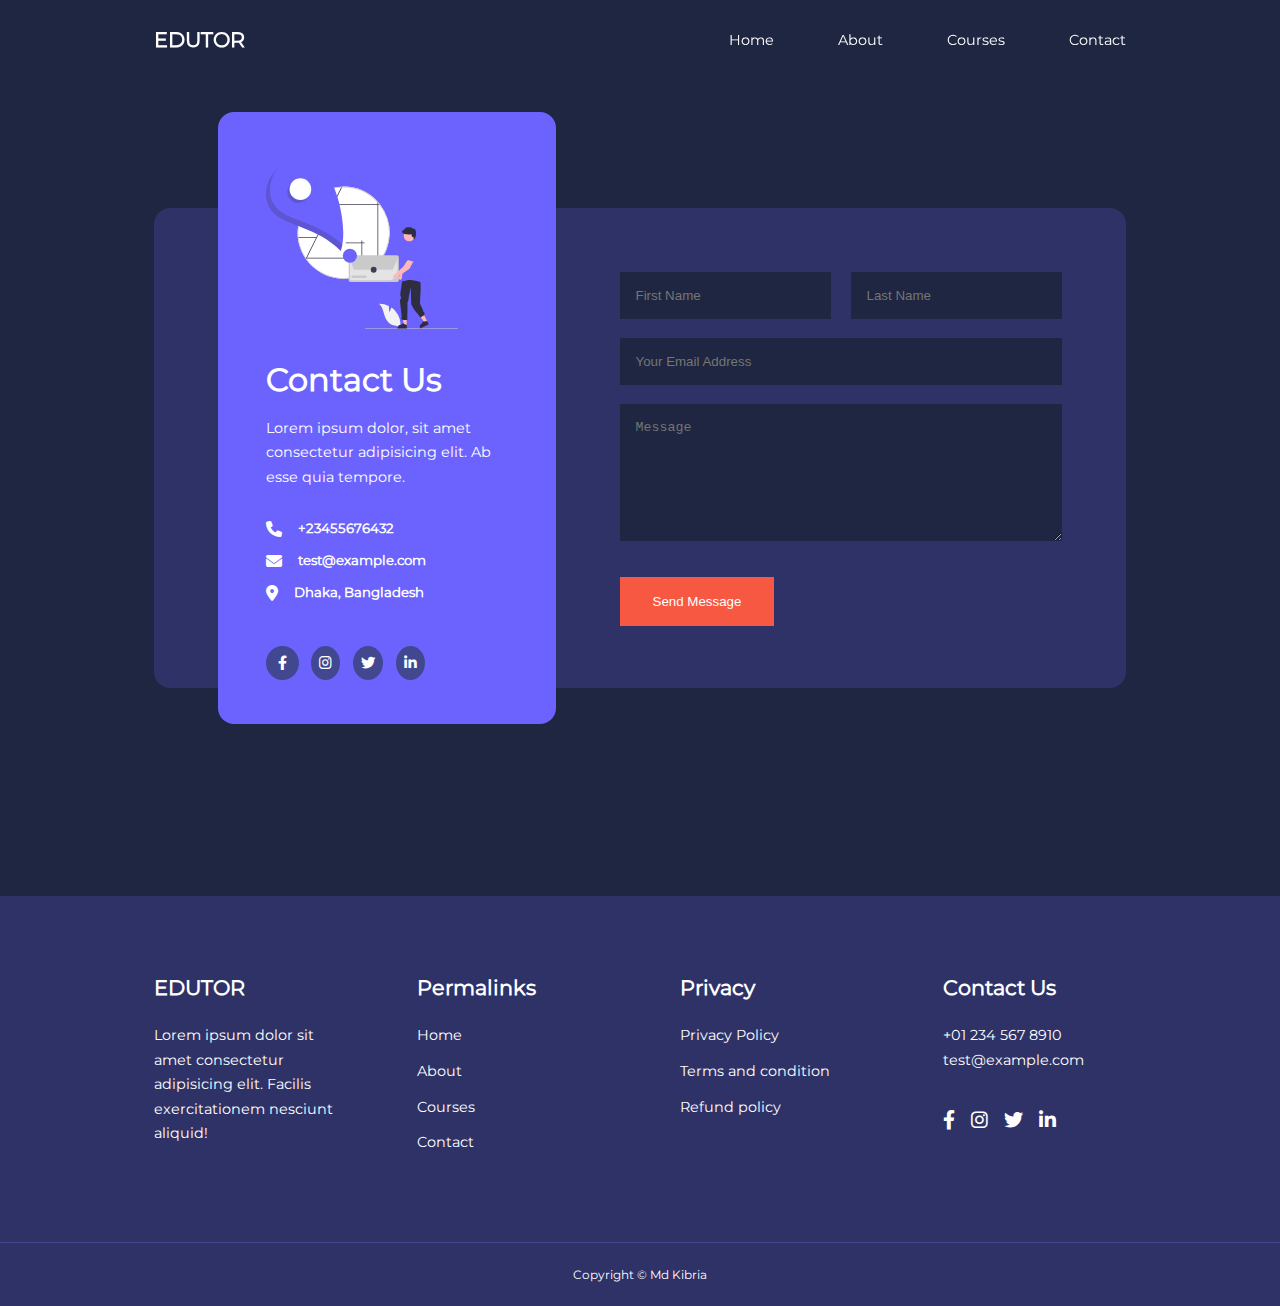
<file: contact.html>
<!DOCTYPE html>
<html lang="en">
<head>
    <meta charset="UTF-8">
    <meta http-equiv="X-UA-Compatible" content="IE=edge">
    <meta name="viewport" content="width=device-width, initial-scale=1.0">
    <title>Responsive Multipage Education Website Using HTML, CSS & JavaSceipt</title>

    <link rel="stylesheet" href="./css/style.css">
    <link rel="stylesheet" href="./css/contact.css">
    <link rel="stylesheet" href="./css/all.min.css">
    <link rel="stylesheet" href="./css/swiper-bundle.min.css">
</head>
<body>

    <!-- ================== NAVBAR ================== -->

    <nav>
        <div class="container nav__container">
            <a href="index.html"><h4>EDUTOR</h4></a>
            <ul class="nav__menu">
                <li><a href="index.html">Home</a></li>
                <li><a href="about.html">About</a></li>
                <li><a href="courses.html">Courses</a></li>
                <li><a href="contact.html">Contact</a></li>
            </ul>
            <button id="open-menu-btn"><i class="fa-solid fa-bars"></i></button>
            <button id="close-menu-btn"><i class="fa-solid fa-close"></i></button>
        </div>
    </nav>
    <!-- ================== END OF NAVBAR ================== -->
    
    <!-- ================== CONTACT ================== -->
    <section class="contact">
        <div class="container contact__container">
            <aside class="contact__aside">
                <div class="aside__image">
                    <img src="./images/contact.svg" alt="">
                </div>
                <h2>Contact Us</h2>
                <p>
                    Lorem ipsum dolor, sit amet consectetur adipisicing elit. Ab esse quia tempore.
                </p>
                <ul class="contact__details">
                    <li>
                        <i class="fa-solid fa-phone"></i>
                        <h5>+23455676432</h5>
                    </li>
                    <li>
                        <i class="fa-solid fa-envelope"></i>
                        <h5>test@example.com</h5>
                    </li>
                    <li>
                        <i class="fa-solid fa-location-dot"></i>
                        <h5>Dhaka, Bangladesh</h5>
                    </li>
                </ul>
                <ul class="contact__socials">
                    <li>
                        <a href="#">&nbsp;<i class="fa-brands fa-facebook-f"></i>&nbsp;</a>
                    </li>
                    <li>
                        <a href="#"><i class="fa-brands fa-instagram"></i></a>
                    </li>
                    <li>
                        <a href="#"><i class="fa-brands fa-twitter"></i></a>
                    </li>
                    <li>
                        <a href="#"><i class="fa-brands fa-linkedin-in"></i></a>
                    </li>
                </ul>
            </aside>

            <form class="contact__form" action="">
                <div class="form__name">
                    <input type="text" name="First Name" placeholder="First Name" required />
                    <input type="text" name="Last Name" placeholder="Last Name" required />
                </div>
                <input type="email" name="Email Address" placeholder="Your Email Address" required />
                <textarea name="Message" rows="7" placeholder="Message" required></textarea>
                <button type="submit" class="btn btn-primary">Send Message</button>
            </form>
        </div>
    </section>
    <!-- ================== END OF CONTACT ================== -->

    <!-- ================== FOOTER ================== -->
    <footer>
        <div class="container footer__container">
            <div class="footer__1">
                <a href="index.html" class="footer__logo"><h4>EDUTOR</h4></a>
                <p>
                    Lorem ipsum dolor sit amet consectetur adipisicing elit. Facilis exercitationem nesciunt aliquid!
                </p>
            </div>

            <div class="footer__2">
                <h4>Permalinks</h4>
                <ul class="permalinks">
                    <li><a href="index.html">Home</a></li>
                    <li><a href="about.html">About</a></li>
                    <li><a href="courses.html">Courses</a></li>
                    <li><a href="contact.html">Contact</a></li>
                </ul>
            </div>
            
            <div class="footer__3">
                <h4>Privacy</h4>
                <ul class="privacy">
                    <li><a href="#">Privacy Policy</a></li>
                    <li><a href="#">Terms and condition</a></li>
                    <li><a href="#">Refund policy</a></li>
                </ul>
            </div>

            <div class="footer__4">
                <h4>Contact Us</h4>
                <div>
                    <p>+01 234 567 8910</p>
                    <p>test@example.com</p>
                </div>

                <ul class="footer__socials">
                    <li>
                        <a href="#"><i class="fa-brands fa-facebook-f"></i></a>
                    </li>
                    <li>
                        <a href="#"><i class="fa-brands fa-instagram"></i></a>
                    </li>
                    <li>
                        <a href="#"><i class="fa-brands fa-twitter"></i></a>
                    </li>
                    <li>
                        <a href="#"><i class="fa-brands fa-linkedin-in"></i></a>
                    </li>
                </ul>
            </div>

        </div>
        <div class="footer__copyright">
            <small>Copyright &copy; Md Kibria</small>
        </div>
    </footer>
    <!-- ================== END OF FOOTER ================== -->
    

    <script src="./main.js"></script>
</body>
</html>
</file>
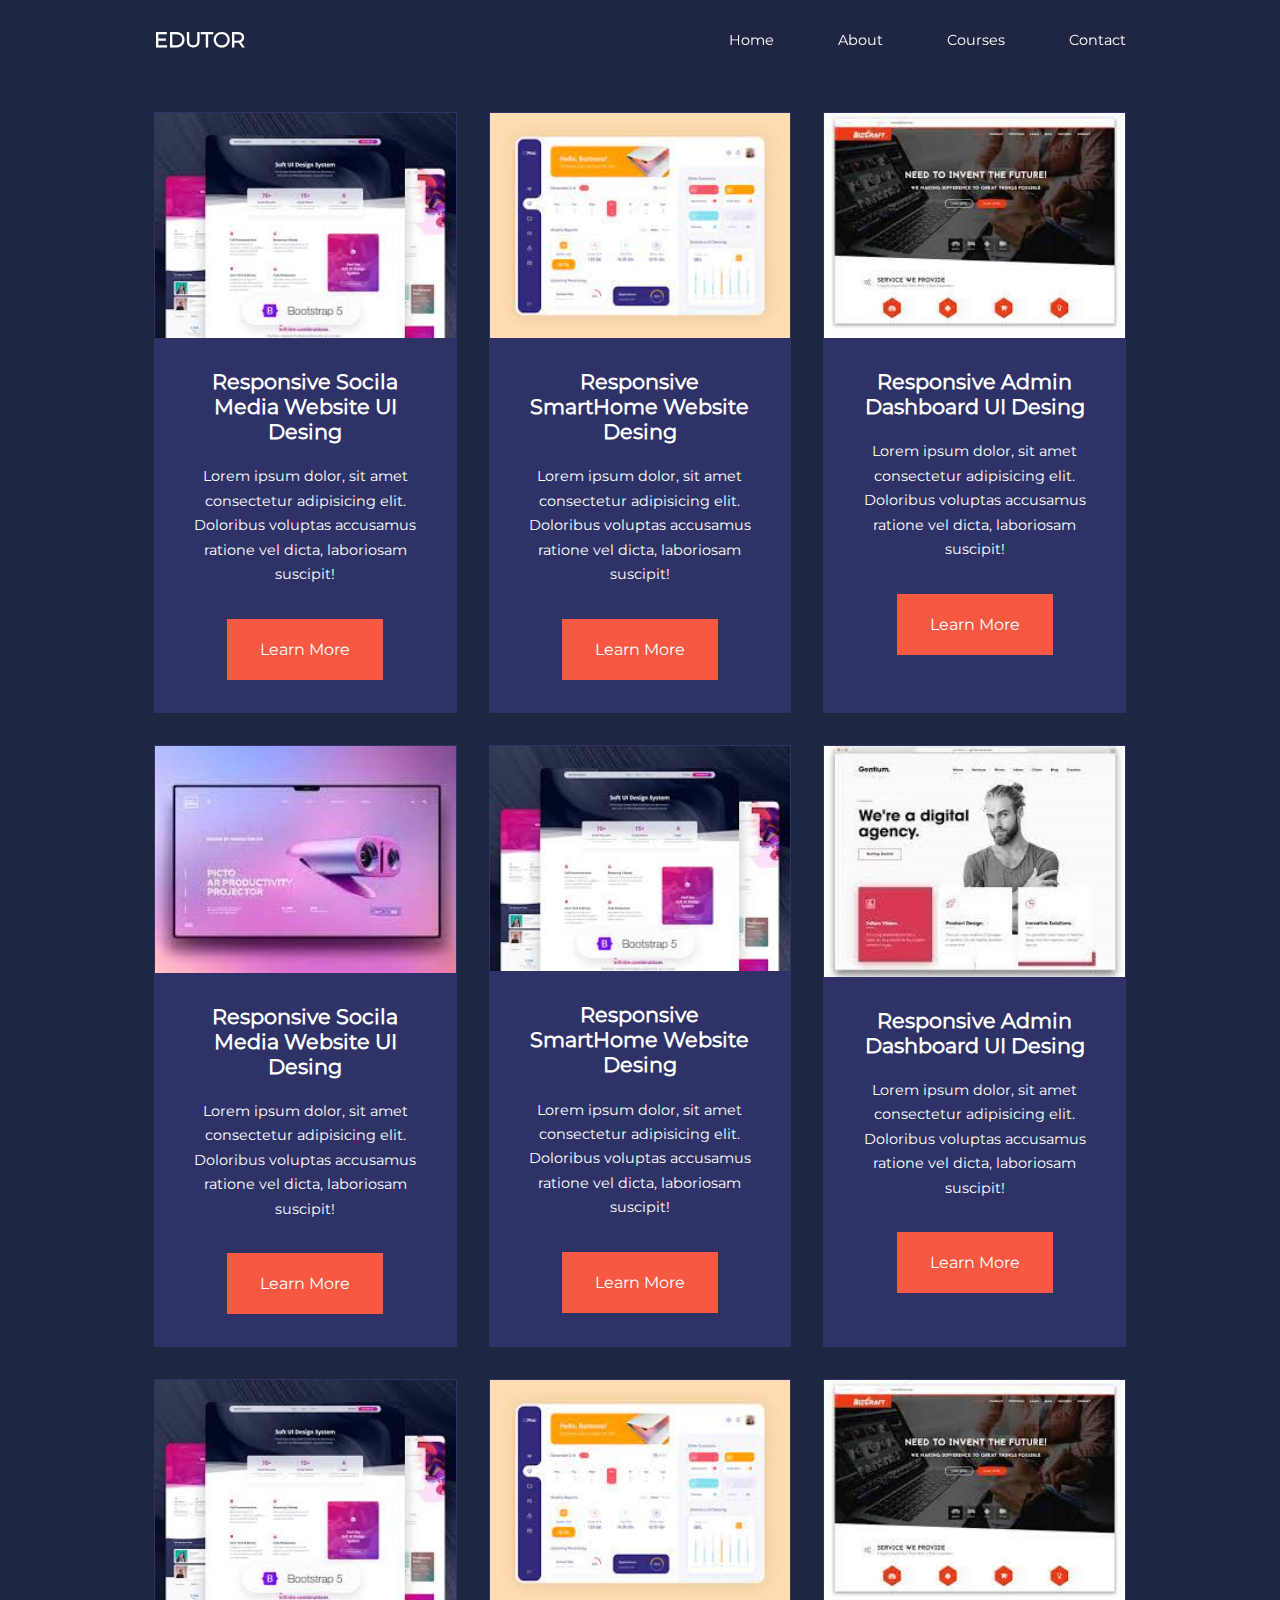
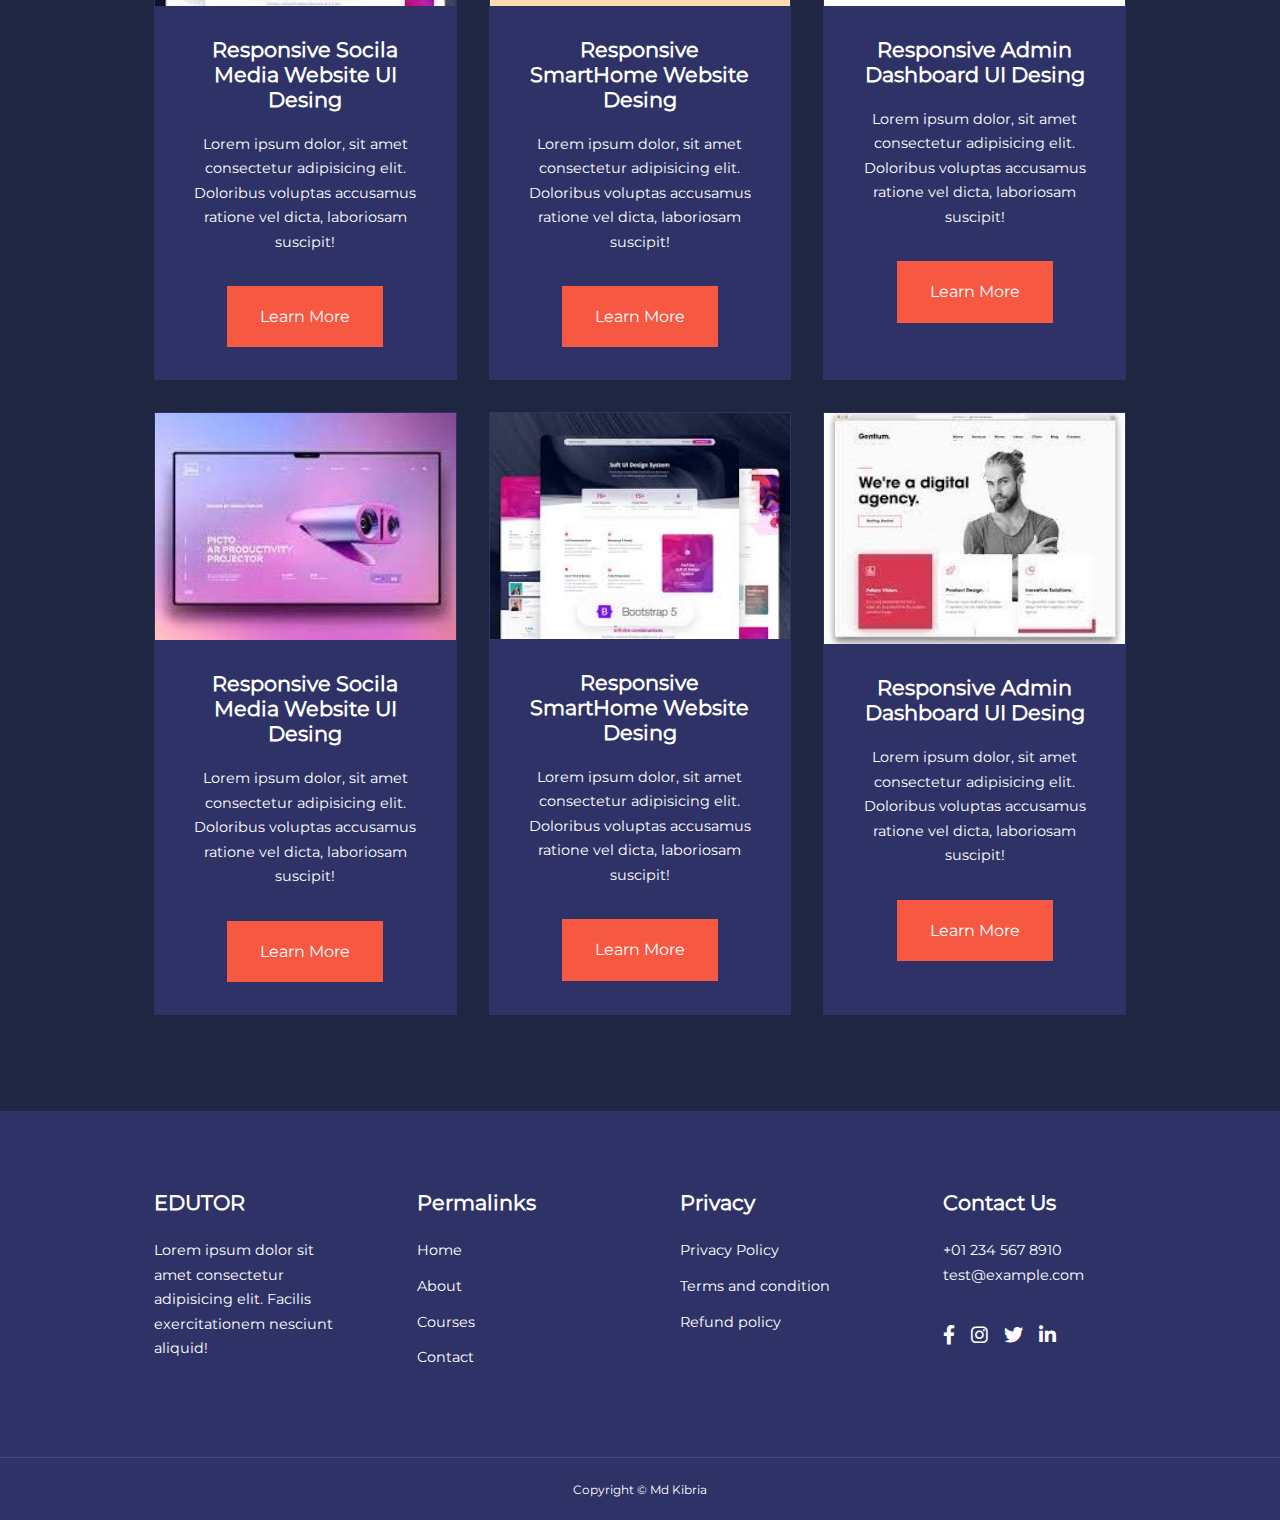
<file: courses.html>
<!DOCTYPE html>
<html lang="en">
<head>
    <meta charset="UTF-8">
    <meta http-equiv="X-UA-Compatible" content="IE=edge">
    <meta name="viewport" content="width=device-width, initial-scale=1.0">
    <title>Responsive Multipage Education Website Using HTML, CSS & JavaSceipt</title>

    <link rel="stylesheet" href="./css/style.css">
    <link rel="stylesheet" href="./css/all.min.css">
    <link rel="stylesheet" href="./css/swiper-bundle.min.css">
    <style>
        .courses {
            margin-top: 1rem;
        }
    </style>
</head>
<body>

    <!-- ================== NAVBAR ================== -->

    <nav>
        <div class="container nav__container">
            <a href="index.html"><h4>EDUTOR</h4></a>
            <ul class="nav__menu">
                <li><a href="index.html">Home</a></li>
                <li><a href="about.html">About</a></li>
                <li><a href="courses.html">Courses</a></li>
                <li><a href="contact.html">Contact</a></li>
            </ul>
            <button id="open-menu-btn"><i class="fa-solid fa-bars"></i></button>
            <button id="close-menu-btn"><i class="fa-solid fa-close"></i></button>
        </div>
    </nav>
    <!-- ================== END OF NAVBAR ================== -->
    
     <!-- ================== COURSES ================== -->
     <section class="courses">
        <div class="container courses__container">
            <article class="course">
                <div class="course__image">
                    <img src="./images/ss1.jpg" alt="">
                </div>
                <div class="course__info">
                    <h4>Responsive Socila Media Website UI Desing</h4>
                    <p>
                        Lorem ipsum dolor, sit amet consectetur adipisicing elit. Doloribus voluptas accusamus ratione vel dicta, laboriosam suscipit!
                    </p>
                    <a href="courses.html" class="btn btn-primary">Learn More</a>
                </div>
            </article>
            
            <article class="course">
                <div class="course__image">
                    <img src="./images/ss2.jpg" alt="">
                </div>
                <div class="course__info">
                    <h4>Responsive SmartHome Website Desing</h4>
                    <p>
                        Lorem ipsum dolor, sit amet consectetur adipisicing elit. Doloribus voluptas accusamus ratione vel dicta, laboriosam suscipit!
                    </p>
                    <a href="courses.html" class="btn btn-primary">Learn More</a>
                </div>
            </article>

            <article class="course">
                <div class="course__image">
                    <img src="./images/ss3.jpg" alt="">
                </div>
                <div class="course__info">
                    <h4>Responsive Admin Dashboard UI Desing</h4>
                    <p>
                        Lorem ipsum dolor, sit amet consectetur adipisicing elit. Doloribus voluptas accusamus ratione vel dicta, laboriosam suscipit!
                    </p>
                    <a href="courses.html" class="btn btn-primary">Learn More</a>
                </div>
            </article>

            <article class="course">
                <div class="course__image">
                    <img src="./images/ss4.jpg" alt="">
                </div>
                <div class="course__info">
                    <h4>Responsive Socila Media Website UI Desing</h4>
                    <p>
                        Lorem ipsum dolor, sit amet consectetur adipisicing elit. Doloribus voluptas accusamus ratione vel dicta, laboriosam suscipit!
                    </p>
                    <a href="courses.html" class="btn btn-primary">Learn More</a>
                </div>
            </article>
            
            <article class="course">
                <div class="course__image">
                    <img src="./images/ss1.jpg" alt="">
                </div>
                <div class="course__info">
                    <h4>Responsive SmartHome Website Desing</h4>
                    <p>
                        Lorem ipsum dolor, sit amet consectetur adipisicing elit. Doloribus voluptas accusamus ratione vel dicta, laboriosam suscipit!
                    </p>
                    <a href="courses.html" class="btn btn-primary">Learn More</a>
                </div>
            </article>
            
            <article class="course">
                <div class="course__image">
                    <img src="./images/ss6.jpg" alt="">
                </div>
                <div class="course__info">
                    <h4>Responsive Admin Dashboard UI Desing</h4>
                    <p>
                        Lorem ipsum dolor, sit amet consectetur adipisicing elit. Doloribus voluptas accusamus ratione vel dicta, laboriosam suscipit!
                    </p>
                    <a href="courses.html" class="btn btn-primary">Learn More</a>
                </div>
            </article>

            <article class="course">
                <div class="course__image">
                    <img src="./images/ss1.jpg" alt="">
                </div>
                <div class="course__info">
                    <h4>Responsive Socila Media Website UI Desing</h4>
                    <p>
                        Lorem ipsum dolor, sit amet consectetur adipisicing elit. Doloribus voluptas accusamus ratione vel dicta, laboriosam suscipit!
                    </p>
                    <a href="courses.html" class="btn btn-primary">Learn More</a>
                </div>
            </article>
            
            <article class="course">
                <div class="course__image">
                    <img src="./images/ss2.jpg" alt="">
                </div>
                <div class="course__info">
                    <h4>Responsive SmartHome Website Desing</h4>
                    <p>
                        Lorem ipsum dolor, sit amet consectetur adipisicing elit. Doloribus voluptas accusamus ratione vel dicta, laboriosam suscipit!
                    </p>
                    <a href="courses.html" class="btn btn-primary">Learn More</a>
                </div>
            </article>

            <article class="course">
                <div class="course__image">
                    <img src="./images/ss3.jpg" alt="">
                </div>
                <div class="course__info">
                    <h4>Responsive Admin Dashboard UI Desing</h4>
                    <p>
                        Lorem ipsum dolor, sit amet consectetur adipisicing elit. Doloribus voluptas accusamus ratione vel dicta, laboriosam suscipit!
                    </p>
                    <a href="courses.html" class="btn btn-primary">Learn More</a>
                </div>
            </article>

            <article class="course">
                <div class="course__image">
                    <img src="./images/ss4.jpg" alt="">
                </div>
                <div class="course__info">
                    <h4>Responsive Socila Media Website UI Desing</h4>
                    <p>
                        Lorem ipsum dolor, sit amet consectetur adipisicing elit. Doloribus voluptas accusamus ratione vel dicta, laboriosam suscipit!
                    </p>
                    <a href="courses.html" class="btn btn-primary">Learn More</a>
                </div>
            </article>
            
            <article class="course">
                <div class="course__image">
                    <img src="./images/ss1.jpg" alt="">
                </div>
                <div class="course__info">
                    <h4>Responsive SmartHome Website Desing</h4>
                    <p>
                        Lorem ipsum dolor, sit amet consectetur adipisicing elit. Doloribus voluptas accusamus ratione vel dicta, laboriosam suscipit!
                    </p>
                    <a href="courses.html" class="btn btn-primary">Learn More</a>
                </div>
            </article>
            
            <article class="course">
                <div class="course__image">
                    <img src="./images/ss6.jpg" alt="">
                </div>
                <div class="course__info">
                    <h4>Responsive Admin Dashboard UI Desing</h4>
                    <p>
                        Lorem ipsum dolor, sit amet consectetur adipisicing elit. Doloribus voluptas accusamus ratione vel dicta, laboriosam suscipit!
                    </p>
                    <a href="courses.html" class="btn btn-primary">Learn More</a>
                </div>
            </article>

        </div>
    </section>
    <!-- ================== END OF COURSES ================== -->
    
    <!-- ================== FOOTER ================== -->
    <footer>
        <div class="container footer__container">
            <div class="footer__1">
                <a href="index.html" class="footer__logo"><h4>EDUTOR</h4></a>
                <p>
                    Lorem ipsum dolor sit amet consectetur adipisicing elit. Facilis exercitationem nesciunt aliquid!
                </p>
            </div>

            <div class="footer__2">
                <h4>Permalinks</h4>
                <ul class="permalinks">
                    <li><a href="index.html">Home</a></li>
                    <li><a href="about.html">About</a></li>
                    <li><a href="courses.html">Courses</a></li>
                    <li><a href="contact.html">Contact</a></li>
                </ul>
            </div>
            
            <div class="footer__3">
                <h4>Privacy</h4>
                <ul class="privacy">
                    <li><a href="#">Privacy Policy</a></li>
                    <li><a href="#">Terms and condition</a></li>
                    <li><a href="#">Refund policy</a></li>
                </ul>
            </div>

            <div class="footer__4">
                <h4>Contact Us</h4>
                <div>
                    <p>+01 234 567 8910</p>
                    <p>test@example.com</p>
                </div>

                <ul class="footer__socials">
                    <li>
                        <a href="#"><i class="fa-brands fa-facebook-f"></i></a>
                    </li>
                    <li>
                        <a href="#"><i class="fa-brands fa-instagram"></i></a>
                    </li>
                    <li>
                        <a href="#"><i class="fa-brands fa-twitter"></i></a>
                    </li>
                    <li>
                        <a href="#"><i class="fa-brands fa-linkedin-in"></i></a>
                    </li>
                </ul>
            </div>

        </div>
        <div class="footer__copyright">
            <small>Copyright &copy; Md Kibria</small>
        </div>
    </footer>
    <!-- ================== END OF FOOTER ================== -->
    
    <script src="./main.js"></script>
</body>
</html>
</file>
<file: css/style.css>
* {
    margin: 0;
    padding: 0;
    border: 0;
    outline: 0;
    text-decoration: none;
    list-style: none;
    box-sizing: border-box;
}

@font-face {
    font-family: montserrat;
    src: url('../webfonts/Montserrat-Regular.ttf');
}

:root {
    --color-primary: #6c63ff;
    --color-success: #00bf8e;
    --color-warning: #f7c94b;
    --color-danger: #f75842;
    --color-danger-variant: rgba(247, 88, 66, 0.4);
    --color-white: #fff;
    --color-light: rgba(255, 255, 255, 0.7);
    --color-black: #000000;
    --color-bg: #1f2641;
    --color-bg1: #2e3267;
    --color-bg2: #424890;

    --container-width-lg: 76%;
    --container-width-md: 90%;
    --container-width-sm: 94%;

    --transition: all 400ms ease;
}

body {
    font-family: montserrat, sans-serif;
    line-height: 1.7;
    color: var(--color-white);
    background-color: var(--color-bg);
}

.container {
    width: var(--container-width-lg);
    margin: 0 auto;
}

section {
    padding: 6rem 0;
}

section h2 {
    text-align: center;
    margin-bottom: 4rem;
}

h1, h2, h3, h4, h5 {
    line-height: 1.2;
}

h1 {
    font-size: 2.4rem;
}

h2 {
    font-size: 2rem;
}

h3 {
    font-size: 1.6rem;
}

h4 {
    font-size: 1.3rem;
}

a {
    color: var(--color-white);
}

img {
    width: 100%;
    display: block;
    object-fit: cover;
}

.btn {
    display: inline-block;
    background: var(--color-white);
    color: var(--color-black);
    padding: 1rem 2rem;
    border: 1px solid transparent;
    font-weight: 500;
    transition: var(--transition);
}

.btn:hover {
    background-color: transparent;
    color: var(--color-white);
    border-color: var(--color-white);
}

.btn-primary {
    background: var(--color-danger);
    color: var(--color-white);
}

/* ========================= NAVBAR ====================== */
nav {
    background: transparent;
    width: 100vw;
    height: 5rem;
    position: fixed;
    top: 0;
    z-index: 11;
}

/* chenge navbar styles on scroll using javascript */
.window-scroll {
    background: var(--color-primary);
    box-shadow: 0 1rem 2rem rgba(0, 0, 0, 0.2);
}

.nav__container {
    height: 100%;
    display: flex;
    justify-content: space-between;
    align-items: center;
}

nav button {
    display: none;
}

.nav__menu {
    display: flex;
    align-items: center;
    gap: 4rem;
}

.nav__menu a {
    font-size: 0.9rem;
    transition: var(--transition);
}

.nav__menu a:hover {
    color: var(--color-bg2);
}

/* ================== HEADER ================== */
header {
    position: relative;
    top: 5rem;
    overflow: hidden;
    height: 70vh;
    margin-bottom: 5rem;
}

.header__container {
    display: grid;
    grid-template-columns: 1fr 1fr;
    align-items: center;
    gap: 5rem;
    height: 100%;
}

.header__left p {
    margin: 1rem 0 2.4rem;
}


/* ================== CATEGORIES ================== */
.categories {
    background: var(--color-bg1);
    height: 32rem;
}

.categories h1 {
    line-height: 1;
    margin-bottom: 3rem;
}

.categories__container {
    display: grid;
    grid-template-columns: 40% 60%;
    /* gap: 4rem; */
}

.categories__left {
    margin-right:4rem;
}

.categories__left p {
    margin: 1rem 0 3rem;
}

.categories__right {
    display: grid;
    grid-template-columns: repeat(3, 1fr);
    gap: 1.2rem;
}

.category {
    background-color: var(--color-bg2);
    padding: 2rem;
    border-radius: 2rem;
    transition: var(--transition);
}

.category:hover {
    box-shadow: 0 3rem 3rem rgba(0, 0, 0, 0.3);
    z-index: 1;
}

.category:nth-child(2) .category__icon {
    background-color: var(--color-danger);
}

.category:nth-child(3) .category__icon {
    background-color: var(--color-success);
}

.category:nth-child(4) .category__icon {
    background-color: var(--color-warning);
}

.category:nth-child(5) .category__icon {
    background-color: var(--color-success);
}

.category__icon {
    background-color: var(--color-primary);
    padding: 0.7rem;
    border-radius: 0.9rem;
}

.category h5 {
    margin: 2rem 0 1rem;
}

.category p {
    font-size: 0.85rem;
}

/* ================== POPULAR COURSES ================== */
.courses {
    margin-top: 10rem;
}

.courses__container {
    display: grid;
    grid-template-columns: repeat(3, 1fr);
    gap: 2rem;
}

.course {
    background-color: var(--color-bg1);
    text-align: center;
    border: 1px solid transparent;
    transition: var(--transition);
}

.course:hover {
    background: transparent;
    border-color: var(--color-primary);
}

.course__info {
    padding: 2rem;
}

.course__info p {
    margin: 1.2rem 0 2rem;
    font-size: 0.9rem;
}

/* ================== FAQs ================== */
.faqs {
    background: var(--color-bg1);
    box-shadow: inset 0 0 3rem rgba(0, 0, 0, 0.5);
} 


.faqs__container {
    display: grid;
    grid-template-columns: 1fr 1fr;
    gap: 1rem;
}

.faq {
    padding: 2rem;
    display: flex;
    align-items: center;
    gap: 1.4rem;
    height: fit-content;
    background: var(--color-primary);
    cursor: pointer;
}

.faq h4 {
    font-size: 1rem;
    line-height: 2.2;
}

.faq__icon {
    align-self: flex-start;
    font-size: 1.2rem;
}

.faq p {
    margin-top: 0.8rem;
    display: none;
}

.faq.open p {
    display: block;
}

/* ================== TESTIMONIALS ================== */
.testimonials__container {
    overflow-x: hidden;
    position: relative;
    margin-bottom: 5rem;
}

.avatar {
    width: 6rem;
    height: 6rem;
    border-radius: 50%;
    overflow: hidden;
    margin: 0 auto 1rem;
    border: 1rem solid var(--color-bg1);
}

.testimonial__info {
    text-align: center;
}

.testimonial__body {
    background: var(--color-primary);
    padding: 2rem;
    margin-top: 3rem;
    position: relative;
}

.testimonial__body::before {
    content: '';
    display: block;
    background: linear-gradient(135deg, transparent, var(--color-primary), var(--color-primary), var(--color-primary));
    width: 3rem;
    height: 3rem;
    position: absolute;
    left: 50%;
    top: -1.5rem;
    transform: translate(-50%) rotate(45deg); /* "translate(-50%)" I added this*/ 
}

/* ================== FOOTER ================== */
footer {
    background: var(--color-bg1);
    padding-top: 5rem;
    font-size: 0.9rem;
}

.footer__container {
    display: grid;
    grid-template-columns: repeat(4, 1fr);
    gap: 5rem;
}

.footer__container > div h4 {
    margin-bottom: 1.4rem;
}

.footer__1 p {
    margin: 1rem 0 2rem;
}

footer ul li {
    margin-bottom: 0.7rem;
}

footer ul li a:hover {
    text-decoration: underline;
}

.footer__socials {
    display: flex;
    gap: 1rem;
    font-size: 1.2rem;
    margin-top: 2rem;
}

.footer__copyright {
    text-align: center;
    margin-top: 4rem;
    padding: 1.2rem 0;
    border-top: 1px solid var(--color-bg2);
}

/* ================== MEDIA QUERY (TABLET) ================== */
@media screen and (max-width: 1024px) {
    .container {
        width: var(--container-width-md);
    }

    h1 {
        font-size: 2.2rem;
    }

    h2 {
        font-size: 1.7rem;
    }

    h3 {
        font-size: 1.4rem;
    }

    h4 {
        font-size: 1.2rem;
    }

    /* ================== NAVBAR ================== */
    nav button {
        display: inline-block;
        background: transparent;
        font-size: 1.8rem;
        color: var(--color-white);
        cursor: pointer;
    }

    nav button#close-menu-btn {
        display: none;
    }

    .nav__menu {
        position: fixed;
        top: 5rem;
        right: 5%;
        height: fit-content;
        width: 18rem;
        flex-direction: column;
        gap: 0;
        display: none;
    }

    .nav__menu li {
        width: 100%;
        height: 5.8rem;
        animation: animateNavItems 400ms linear forwards;
        transform-origin: top right;
        opacity: 0;
    }

    .nav__menu li:nth-child(2) {
        animation-delay: 200ms;
    }

    .nav__menu li:nth-child(3) {
        animation-delay: 300ms;
    }

    .nav__menu li:nth-child(3) {
        animation-delay: 400ms;
    }

    .nav__menu li:nth-child(4) {
        animation-delay: 500ms;
    }

    @keyframes animateNavItems {
        0% {
            transform: rotateZ(-90deg) rotateX(90deg) scale(0.1);
        }

        100% {
            transform: rotateZ(0) rotateX(0) scale(1);
            opacity: 1;
        }
    }

    .nav__menu li a {
        background: var(--color-primary);
        box-shadow: -4rem 6rem 10rem rgba(0, 0, 0, 0.6);
        width: 100%;
        height: 100%;
        display: grid;
        place-items: center;

    }

    .nav__menu li a:hover {
        background: var(--color-bg2);
        color: var(--color-white);
    }

    /* ================== HEADER ================== */
    header {
        height: 52vh;
        margin-bottom: 4rem;
    }

    .header__container {
        gap: 0;
        padding-bottom: 3rem;
    }

    /* ================== CATEGORIES ================== */
    .categories {
        height: auto;
    }

    .categories__container {
        grid-template-columns: 1fr;
        gap: 3rem;
    }

    .categories__left {
        margin-right: 0;
    }

    /* ================== POPULAR COURSES ================== */
    .courses {
        margin-top: 0;
    }

    .courses__container {
        grid-template-columns: 1fr 1fr;
    }

    /* ================== FAQs ================== */
    .faqs__container {
        grid-template-columns: 1fr;
    }

    .faq {
        padding: 1.5rem;
    }

    /* ================== FOOTER ================== */
    .footer__container {
        grid-template-columns: 1fr 1fr;
    }
}


/* ================== MEDIA QUERY (MOBILE) ================== */
@media screen and (max-width: 600px) {
    .container {
        width: var(--container-width-sm);
    }

    /* ================== NAVBAR ================== */
    .nav__menu {
        right: 3%;
    }

    /* ================== HEADER ================== */
    header {
        height: 100vh;
    }

    .header__container {
        grid-template-columns: 1fr;
        text-align: center;
        margin-top: 0;
    }

    .header__left p {
        margin-bottom: 1.3rem;
    }

    /* ================== CATEGORIES ================== */
    .categories__right {
        grid-template-columns: 1fr 1fr;
        gap: 0.7rem;
    }

    .category {
        padding: 1rem;
        border-radius: 1rem;
    }

    .category__icon {
        margin-top: 4px;
        display: inline0-block;
    }

    /* ================== COURSES ================== */
    .courses__container {
        grid-template-columns: 1fr;
    }

    /* ================== TESTIMONIAL ================== */
    .testimonial__body {
        padding: 1.2rem;
    }

    /* ================== FOOTER ================== */
    .footer__container {
        grid-template-columns: 1fr;
        text-align: center;
        gap: 2rem;
    }

    .footer__1 p {
        margin: 1rem auto;
    }

    .footer__socials {
        justify-content: center;
    }
}
</file>
<file: css/about.css>
/* ========================= ACHIVEMENTS ====================== */
.about__achivements {
    margin-top: 3rem;
}

.about__achivements-container {
    display: grid;
    grid-template-columns: 40% 60%;
    gap: 5rem;
}

.about__achivements-right > p {
    margin: 1.6rem 0 2.5rem;
}

.achivements__cards {
    display: grid;
    grid-template-columns: repeat(3, 1fr);
    gap: 1.5rem;
}

.achivement__card {
    background: var(--color-bg1);
    padding: 1.6rem;
    border-radius: 1rem;
    text-align: center;
    transition: var(--transition);
}

.achivement__card:hover {
    background: var(--color-bg2);
    box-shadow: 0 3rem 3rem raba(0, 0, 0, 0.3);
}

.achivement__icon {
    background-color: var(--color-danger);
    padding: 0.6rem;
    border-radius: 1rem;
    display: inline-block;
    margin-bottom: 2rem;
    font-size: 2rem;
}

.achivement__card:nth-child(2) .achivement__icon {
    background-color: var(--color-success); 
}

.achivement__card:nth-child(3) .achivement__icon {
    background-color: var(--color-primary); 
}
.achivement__card p {
    margin-top: 1rem ;
}


/* ========================= TEAM ====================== */
.team {
    background: var(--color-bg1);
    box-shadow: inset 0 0 3rem rgba(0, 0, 0, 0.5);
}

.team__container {
    display: grid;
    grid-template-columns: repeat(4, 1fr);
    gap: 2rem;
}

.team__member {
    background: var(--color-bg2);
    padding: 2rem;
    border-radius: 1rem;
    border: 1px solid transparent;
    transition: var(--transition);
    position: relative;
    overflow: hidden;
}

.team__member:hover {
    background: transparent;
    border-color: var(--color-primary);
}

.team__member-image {
    filter: saturate(0);
}

.team__member-image img {
    border-radius: 0.5rem;
}

.team__member-image:hover {
    filter: saturate(100%);
}

.team__member-info * {
    text-align: center;
    margin-top: 1.4rem;
}

.team__member-info p {
    color: var(--color-light);
}

.team__member-socials {
    position: absolute;
    top: 50%;
    transform: translateY(-50%);
    right: -100%;
    display: flex;
    flex-direction: column;
    background: var(--color-primary);
    border-radius: 1rem 0 0 1rem;
    box-shadow: -2rem 0 2rem rgba(0, 0, 0, 0.3);
    transition: var(--transition);
}

.team__member:hover .team__member-socials {
    right: 0;
}

.team__member-socials a {
    padding: 1rem;
}

/* ================== MEDIA QUERY (TABLET) ================== */
@media screen and (max-width: 1024px) {
    .about__achivements {
        margin-top: 2rem;
    }

    .about__achivements-container {
        grid-template-columns: 1fr;
        gap: 4rem;
    }

    .about__achivements-left {
        width: 80%;
        margin: 0 auto;
    }


    .team__container {
        grid-template-columns: repeat(3, 1fr);
        gap: 1.5rem;
    }

    .team__member {
        padding: 1rem;
    }
}

/* ================== MEDIA QUERY (MOBILE) ================== */
@media screen and (max-width: 600px) {
   .achivements__cards {
    grid-template-columns: 1fr 1fr;
    gap: 0.7rem;
   }

   .team__container {
    grid-template-columns: 1fr 1fr;
    gap: 0.7rem;
   }

   .team__member {
    padding: 0;
   }

   .team__member p {
    margin-bottom: 1.5rem;
   }
}
</file>
<file: css/contact.css>
.contact__container {
    background: var(--color-bg1);
    padding: 4rem;
    display: grid;
    grid-template-columns: 40% 60%;
    gap: 4rem;
    height: 30rem;
    margin: 7rem auto;
    border-radius: 1rem;
}

/* ============================== ASIDE ========================= */
.contact__aside {
    background: var(--color-primary);
    padding: 3rem;
    border-radius: 1rem;
    position: relative;
    bottom: 10rem;
}

.aside__image {
    width: 12rem;
    margin-bottom: 2rem;
}

.contact__aside h2 {
    text-align: left;
    margin-bottom: 1rem;
}

.contact__aside p {
    font-size: 0.9rem;
    margin-bottom: 2rem;
}

.contact__details li {
    display: flex;
    gap: 1rem;
    align-items: center;
    margin-bottom: 1rem;
}

.contact__socials {
    display: flex;
    gap: 0.8rem;
    margin-top: 3rem;
}

.contact__socials a {
    background: var(--color-bg2);
    padding: 0.5rem;
    border-radius: 50%;
    font-size: 0.9rem;
    transition: var(--transition);
}

.contact__socials a:hover {
    background: transparent;
}

/* ============================== FORM ========================= */
.contact__form {
    display: flex;
    flex-direction: column;
    gap: 1.2rem;
    margin-right: 4rem;
}

.form__name {
    display: flex;
    gap: 1.2rem;
}

.contact__form input[type="text"] {
    width: 50%;
}

input, textarea {
    width: 100%;
    padding: 1rem;
    background: var(--color-bg);
    color: var(--color-white);
}

.contact__form .btn {
    width: max-content;
    margin-top: 1rem;
    cursor: pointer;
}

/* ============================== MEDIA QUERIES(TABLETS) ========================= */
@media screen and (max-width: 1024px) {
    .cotact {
        /* padding-bottom: 0; */
    }

    .contact__container {
        gap: 1.5rem;
        margin-top: 3rem;
        height: auto;
        padding: 1.5rem;
    }

    .contact__aside {
        width: auto;
        padding: 1.5rem;
        bottom: 0;
    }

    .contact__form {
        align-self: center;
        margin-right: 1.5rem;
    }
}

/* ============================== MEDIA QUERIES(MOBILE) ========================= */
@media screen and (max-width: 600px) {
    .contact__container {
        grid-template-columns: 1fr;
        gap: 3rem;
        margin-top: 0;
        padding: 0;
    }

    .contact__form {
        margin: 0 1.5rem 3rem;
    }

    .form__name {
        flex-direction: column;
    }

    .form__name input[type="text"] {
        width: 100%;
    }
}
</file>
